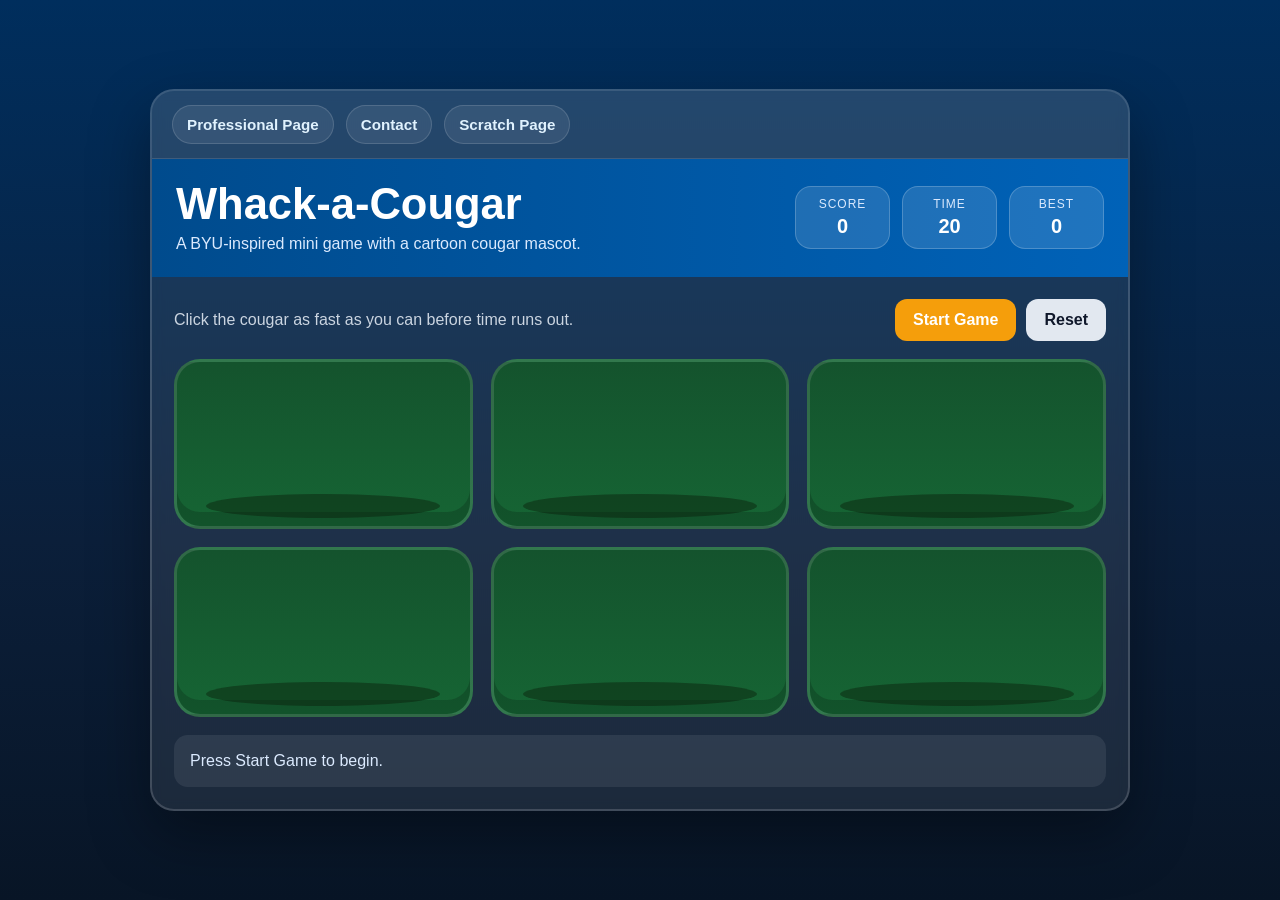
<file: fromscratch/aigame.html>
<!DOCTYPE html>
<html lang="en">
<head>
  <meta charset="UTF-8" />
  <meta name="viewport" content="width=device-width, initial-scale=1.0" />
  <title>Whack-a-Cougar</title>
  <style>
    * { box-sizing: border-box; }

    body {
      margin: 0;
      font-family: Arial, Helvetica, sans-serif;
      background: linear-gradient(180deg, #002e5d, #0b1f3a 60%, #081526);
      color: white;
      min-height: 100vh;
      padding: 24px;
      display: flex;
      justify-content: center;
      align-items: center;
    }

    .app {
      width: min(980px, 100%);
      background: rgba(255,255,255,0.08);
      border: 2px solid rgba(255,255,255,0.16);
      border-radius: 24px;
      overflow: hidden;
      box-shadow: 0 25px 60px rgba(0,0,0,0.35);
      backdrop-filter: blur(6px);
    }

    .top-nav {
      display: flex;
      gap: 12px;
      flex-wrap: wrap;
      align-items: center;
      padding: 14px 20px;
      background: rgba(255,255,255,0.06);
      border-bottom: 1px solid rgba(255,255,255,0.12);
    }

    .top-nav a {
      text-decoration: none;
      color: #e0f2fe;
      background: rgba(255,255,255,0.08);
      border: 1px solid rgba(255,255,255,0.14);
      padding: 10px 14px;
      border-radius: 999px;
      font-weight: 700;
      font-size: 0.95rem;
      transition: background 0.15s ease, transform 0.15s ease, color 0.15s ease;
    }

    .top-nav a:hover {
      background: rgba(255,255,255,0.18);
      color: white;
      transform: translateY(-1px);
    }

    .top-nav a:active {
      transform: translateY(1px);
    }

    .header {
      padding: 24px;
      background: linear-gradient(90deg, #004b8d, #0062b8);
      display: flex;
      justify-content: space-between;
      align-items: center;
      gap: 18px;
      flex-wrap: wrap;
    }

    .header h1 {
      margin: 0;
      font-size: clamp(1.9rem, 3.4vw, 3rem);
      line-height: 1;
    }

    .header p {
      margin: 8px 0 0;
      color: #dbeafe;
    }

    .stats {
      display: flex;
      gap: 12px;
      flex-wrap: wrap;
    }

    .stat {
      background: rgba(255,255,255,0.12);
      border: 1px solid rgba(255,255,255,0.2);
      border-radius: 16px;
      padding: 10px 14px;
      min-width: 95px;
      text-align: center;
    }

    .stat .label {
      display: block;
      font-size: 0.75rem;
      text-transform: uppercase;
      letter-spacing: 1px;
      color: #dbeafe;
      margin-bottom: 4px;
    }

    .stat .value {
      font-size: 1.25rem;
      font-weight: bold;
    }

    .main {
      padding: 22px;
    }

    .controls {
      display: flex;
      justify-content: space-between;
      align-items: center;
      gap: 12px;
      flex-wrap: wrap;
      margin-bottom: 18px;
    }

    .controls p {
      margin: 0;
      color: #cbd5e1;
    }

    .buttons {
      display: flex;
      gap: 10px;
      flex-wrap: wrap;
    }

    button {
      border: none;
      cursor: pointer;
      border-radius: 12px;
      padding: 12px 18px;
      font-size: 1rem;
      font-weight: bold;
      transition: transform 0.15s ease, opacity 0.15s ease;
    }

    button:hover {
      transform: translateY(-1px);
      opacity: 0.95;
    }

    button:active {
      transform: translateY(1px);
    }

    .start-btn {
      background: #f59e0b;
      color: white;
    }

    .reset-btn {
      background: #e2e8f0;
      color: #0f172a;
    }

    .board {
      display: grid;
      grid-template-columns: repeat(3, 1fr);
      gap: 18px;
      cursor: none;
      position: relative;
    }

    .hole,
    .mole {
      cursor: none;
    }

    .hole {
      background: linear-gradient(180deg, #14532d, #166534);
      border-radius: 26px;
      padding: 10px;
      border: 3px solid rgba(255,255,255,0.12);
      min-height: 170px;
      position: relative;
      overflow: hidden;
      box-shadow: inset 0 -14px 0 rgba(0,0,0,0.18);
    }

    .hole::after {
      content: "";
      position: absolute;
      left: 10%;
      right: 10%;
      bottom: 8px;
      height: 24px;
      background: rgba(10, 30, 10, 0.45);
      border-radius: 50%;
    }

    .mole {
      position: absolute;
      left: 50%;
      bottom: -130px;
      transform: translateX(-50%);
      width: 100px;
      height: 120px;
      transition: bottom 0.18s ease;
      user-select: none;
    }

    .hole.up .mole {
      bottom: 18px;
    }

    .mole .head {
      width: 92px;
      height: 82px;
      background: #c6925c;
      border: 3px solid #6b4a2c;
      border-radius: 46px;
      margin: 0 auto;
      position: relative;
      box-shadow: inset 0 -8px 0 rgba(0,0,0,0.08);
    }

    .mole .ear {
      position: absolute;
      width: 26px;
      height: 26px;
      background: #b67f4c;
      border: 3px solid #6b4a2c;
      border-radius: 50%;
      top: -10px;
    }

    .mole .ear.left { left: 10px; }
    .mole .ear.right { right: 10px; }

    .mole .inner-ear {
      position: absolute;
      width: 10px;
      height: 10px;
      background: #f5d0a9;
      border-radius: 50%;
      top: 6px;
      left: 5px;
    }

    .mole .eye {
      position: absolute;
      width: 9px;
      height: 12px;
      background: #111827;
      border-radius: 50%;
      top: 30px;
    }

    .mole .eye.left { left: 24px; }
    .mole .eye.right { right: 24px; }

    .mole .snout {
      position: absolute;
      width: 32px;
      height: 22px;
      background: #f3ddc5;
      border-radius: 14px;
      left: 50%;
      transform: translateX(-50%);
      bottom: 16px;
      border: 2px solid #8b5e34;
    }

    .mole .nose {
      position: absolute;
      width: 13px;
      height: 9px;
      background: #1f2937;
      border-radius: 50%;
      left: 50%;
      top: 4px;
      transform: translateX(-50%);
    }

    .mole .jersey {
      width: 72px;
      height: 38px;
      background: white;
      color: #003b75;
      border: 3px solid #6b4a2c;
      border-radius: 14px 14px 10px 10px;
      margin: -6px auto 0;
      text-align: center;
      line-height: 32px;
      font-weight: 900;
      font-size: 1.1rem;
    }

    .mole.hit {
      animation: bonk 0.18s linear;
    }

    @keyframes bonk {
      0% { transform: translateX(-50%) scale(1); }
      50% { transform: translateX(-50%) scale(0.88); }
      100% { transform: translateX(-50%) scale(1); }
    }

    .message {
      margin-top: 18px;
      padding: 14px 16px;
      border-radius: 14px;
      background: rgba(255,255,255,0.08);
      color: #dbeafe;
      min-height: 52px;
      display: flex;
      align-items: center;
    }

    .footer-note {
      margin-top: 12px;
      color: #94a3b8;
      font-size: 0.92rem;
    }

    .hammer-cursor {
      position: fixed;
      width: 84px;
      height: 84px;
      pointer-events: none;
      left: 0;
      top: 0;
      transform: translate(-20px, -10px) rotate(-18deg);
      transform-origin: 36px 20px;
      z-index: 9999;
      opacity: 0;
      transition: opacity 0.12s ease;
    }

    .hammer-cursor.show {
      opacity: 1;
    }

    .hammer-cursor.swing {
      animation: malletSwing 0.16s ease-out;
    }

    .mallet-head {
      position: absolute;
      left: 10px;
      top: 4px;
      width: 46px;
      height: 24px;
      background: linear-gradient(180deg, #f4b183, #d97706);
      border: 3px solid #7c2d12;
      border-radius: 10px;
      box-shadow: inset 0 -4px 0 rgba(0, 0, 0, 0.12);
    }

    .mallet-head::before {
      content: "";
      position: absolute;
      left: -8px;
      top: 3px;
      width: 8px;
      height: 14px;
      background: linear-gradient(180deg, #f7c59f, #ea580c);
      border: 3px solid #7c2d12;
      border-right: none;
      border-radius: 8px 0 0 8px;
    }

    .mallet-head::after {
      content: "";
      position: absolute;
      right: -8px;
      top: 3px;
      width: 8px;
      height: 14px;
      background: linear-gradient(180deg, #f7c59f, #ea580c);
      border: 3px solid #7c2d12;
      border-left: none;
      border-radius: 0 8px 8px 0;
    }

    .mallet-handle {
      position: absolute;
      left: 28px;
      top: 24px;
      width: 12px;
      height: 42px;
      background: linear-gradient(180deg, #d4a373, #8b5e34);
      border: 3px solid #6b4423;
      border-radius: 10px;
      box-shadow: inset -2px 0 0 rgba(255,255,255,0.18);
    }

    .mallet-handle::after {
      content: "";
      position: absolute;
      left: -2px;
      bottom: -6px;
      width: 12px;
      height: 10px;
      background: #6b4423;
      border-radius: 0 0 10px 10px;
    }

    @keyframes malletSwing {
      0% {
        transform: translate(-20px, -10px) rotate(-18deg);
      }
      45% {
        transform: translate(-12px, -2px) rotate(18deg);
      }
      100% {
        transform: translate(-20px, -10px) rotate(-18deg);
      }
    }

    @media (max-width: 780px) {
      .board {
        grid-template-columns: repeat(2, 1fr);
      }
    }

    @media (max-width: 520px) {
      .board {
        grid-template-columns: 1fr;
      }

      .hole {
        min-height: 150px;
      }

      .hammer-cursor {
        display: none;
      }

      .board,
      .hole,
      .mole {
        cursor: pointer;
      }
    }
  </style>
</head>
<body>
  <div class="app">
    <nav class="top-nav">
      <a href="../index.html">Professional Page</a>
      <a href="../contact.html">Contact</a>
      <a href="fromscratch.html">Scratch Page</a>
    </nav>

    <div class="header">
      <div>
        <h1>Whack-a-Cougar</h1>
        <p>A BYU-inspired mini game with a cartoon cougar mascot.</p>
      </div>

      <div class="stats">
        <div class="stat">
          <span class="label">Score</span>
          <span class="value" id="score">0</span>
        </div>
        <div class="stat">
          <span class="label">Time</span>
          <span class="value" id="time">20</span>
        </div>
        <div class="stat">
          <span class="label">Best</span>
          <span class="value" id="best">0</span>
        </div>
      </div>
    </div>

    <div class="main">
      <div class="controls">
        <p>Click the cougar as fast as you can before time runs out.</p>
        <div class="buttons">
          <button class="start-btn" id="startBtn">Start Game</button>
          <button class="reset-btn" id="resetBtn">Reset</button>
        </div>
      </div>

      <div class="board" id="board">
        <div class="hole">
          <div class="mole">
            <div class="head">
              <div class="ear left"><div class="inner-ear"></div></div>
              <div class="ear right"><div class="inner-ear"></div></div>
              <div class="eye left"></div>
              <div class="eye right"></div>
              <div class="snout"><div class="nose"></div></div>
            </div>
            <div class="jersey">Y</div>
          </div>
        </div>

        <div class="hole">
          <div class="mole">
            <div class="head">
              <div class="ear left"><div class="inner-ear"></div></div>
              <div class="ear right"><div class="inner-ear"></div></div>
              <div class="eye left"></div>
              <div class="eye right"></div>
              <div class="snout"><div class="nose"></div></div>
            </div>
            <div class="jersey">Y</div>
          </div>
        </div>

        <div class="hole">
          <div class="mole">
            <div class="head">
              <div class="ear left"><div class="inner-ear"></div></div>
              <div class="ear right"><div class="inner-ear"></div></div>
              <div class="eye left"></div>
              <div class="eye right"></div>
              <div class="snout"><div class="nose"></div></div>
            </div>
            <div class="jersey">Y</div>
          </div>
        </div>

        <div class="hole">
          <div class="mole">
            <div class="head">
              <div class="ear left"><div class="inner-ear"></div></div>
              <div class="ear right"><div class="inner-ear"></div></div>
              <div class="eye left"></div>
              <div class="eye right"></div>
              <div class="snout"><div class="nose"></div></div>
            </div>
            <div class="jersey">Y</div>
          </div>
        </div>

        <div class="hole">
          <div class="mole">
            <div class="head">
              <div class="ear left"><div class="inner-ear"></div></div>
              <div class="ear right"><div class="inner-ear"></div></div>
              <div class="eye left"></div>
              <div class="eye right"></div>
              <div class="snout"><div class="nose"></div></div>
            </div>
            <div class="jersey">Y</div>
          </div>
        </div>

        <div class="hole">
          <div class="mole">
            <div class="head">
              <div class="ear left"><div class="inner-ear"></div></div>
              <div class="ear right"><div class="inner-ear"></div></div>
              <div class="eye left"></div>
              <div class="eye right"></div>
              <div class="snout"><div class="nose"></div></div>
            </div>
            <div class="jersey">Y</div>
          </div>
        </div>
      </div>

      <div class="message" id="message">Press Start Game to begin.</div>
    </div>
  </div>

  <div class="hammer-cursor" id="hammerCursor" aria-hidden="true">
    <div class="mallet-head"></div>
    <div class="mallet-handle"></div>
  </div>

  <script>
    const holes = document.querySelectorAll(".hole");
    const moles = document.querySelectorAll(".mole");
    const scoreEl = document.getElementById("score");
    const timeEl = document.getElementById("time");
    const bestEl = document.getElementById("best");
    const messageEl = document.getElementById("message");
    const startBtn = document.getElementById("startBtn");
    const resetBtn = document.getElementById("resetBtn");
    const board = document.getElementById("board");
    const hammerCursor = document.getElementById("hammerCursor");

    let score = 0;
    let best = 0;
    let timeLeft = 20;
    let gameRunning = false;
    let gameTimer = null;
    let popTimer = null;

    function randomHole() {
      const index = Math.floor(Math.random() * holes.length);
      return holes[index];
    }

    function clearMoles() {
      holes.forEach(hole => hole.classList.remove("up"));
      moles.forEach(mole => mole.classList.remove("hit"));
    }

    function updateDisplay() {
      scoreEl.textContent = score;
      timeEl.textContent = timeLeft;
      bestEl.textContent = best;
    }

    function swingHammer() {
      hammerCursor.classList.remove("swing");
      void hammerCursor.offsetWidth;
      hammerCursor.classList.add("swing");
    }

    function peep() {
      if (!gameRunning) return;

      clearMoles();
      const hole = randomHole();
      hole.classList.add("up");

      const speed = Math.max(380, 950 - score * 18);

      popTimer = setTimeout(() => {
        hole.classList.remove("up");
        peep();
      }, speed);
    }

    function startGame() {
      clearTimeout(popTimer);
      clearInterval(gameTimer);
      clearMoles();

      score = 0;
      timeLeft = 20;
      gameRunning = true;
      updateDisplay();
      messageEl.textContent = "Go! Click the cougar as many times as you can.";

      peep();

      gameTimer = setInterval(() => {
        timeLeft--;
        updateDisplay();

        if (timeLeft <= 0) {
          endGame();
        }
      }, 1000);
    }

    function endGame() {
      gameRunning = false;
      clearTimeout(popTimer);
      clearInterval(gameTimer);
      clearMoles();

      if (score > best) {
        best = score;
      }

      updateDisplay();
      messageEl.textContent = `Time's up! Final score: ${score}. ${score >= 20 ? "Elite Cougar reflexes." : "Nice run — try again."}`;
    }

    moles.forEach(mole => {
      mole.addEventListener("click", () => {
        if (!gameRunning) return;
        if (!mole.parentElement.classList.contains("up")) return;

        score++;
        mole.classList.add("hit");
        mole.parentElement.classList.remove("up");
        swingHammer();
        updateDisplay();
      });
    });

    board.addEventListener("mouseenter", () => {
      hammerCursor.classList.add("show");
    });

    board.addEventListener("mouseleave", () => {
      hammerCursor.classList.remove("show");
    });

    board.addEventListener("mousemove", (e) => {
      hammerCursor.style.left = e.clientX + "px";
      hammerCursor.style.top = e.clientY + "px";
    });

    board.addEventListener("mousedown", () => {
      swingHammer();
    });

    startBtn.addEventListener("click", startGame);

    resetBtn.addEventListener("click", () => {
      gameRunning = false;
      score = 0;
      timeLeft = 20;
      clearTimeout(popTimer);
      clearInterval(gameTimer);
      clearMoles();
      updateDisplay();
      messageEl.textContent = "Game reset. Press Start Game to play again.";
    });

    updateDisplay();
  </script>
</body>
</html>
</file>
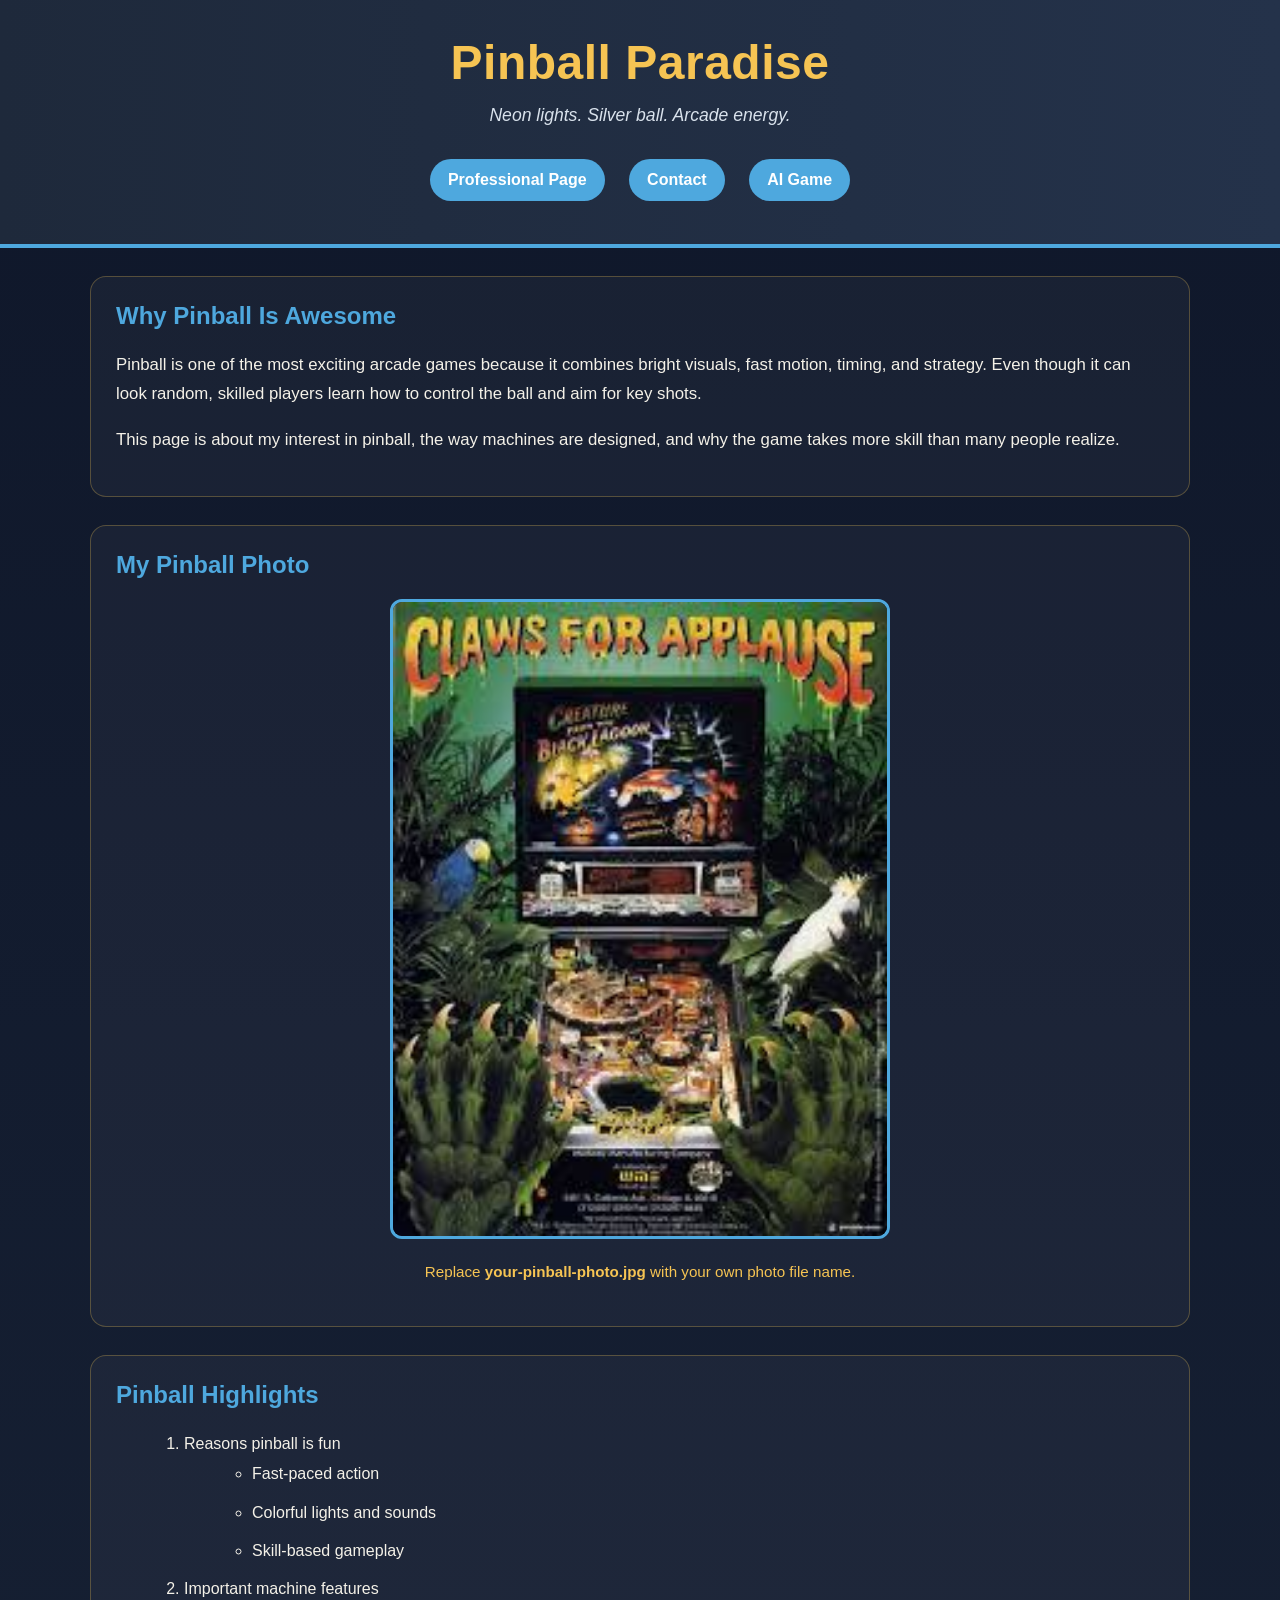
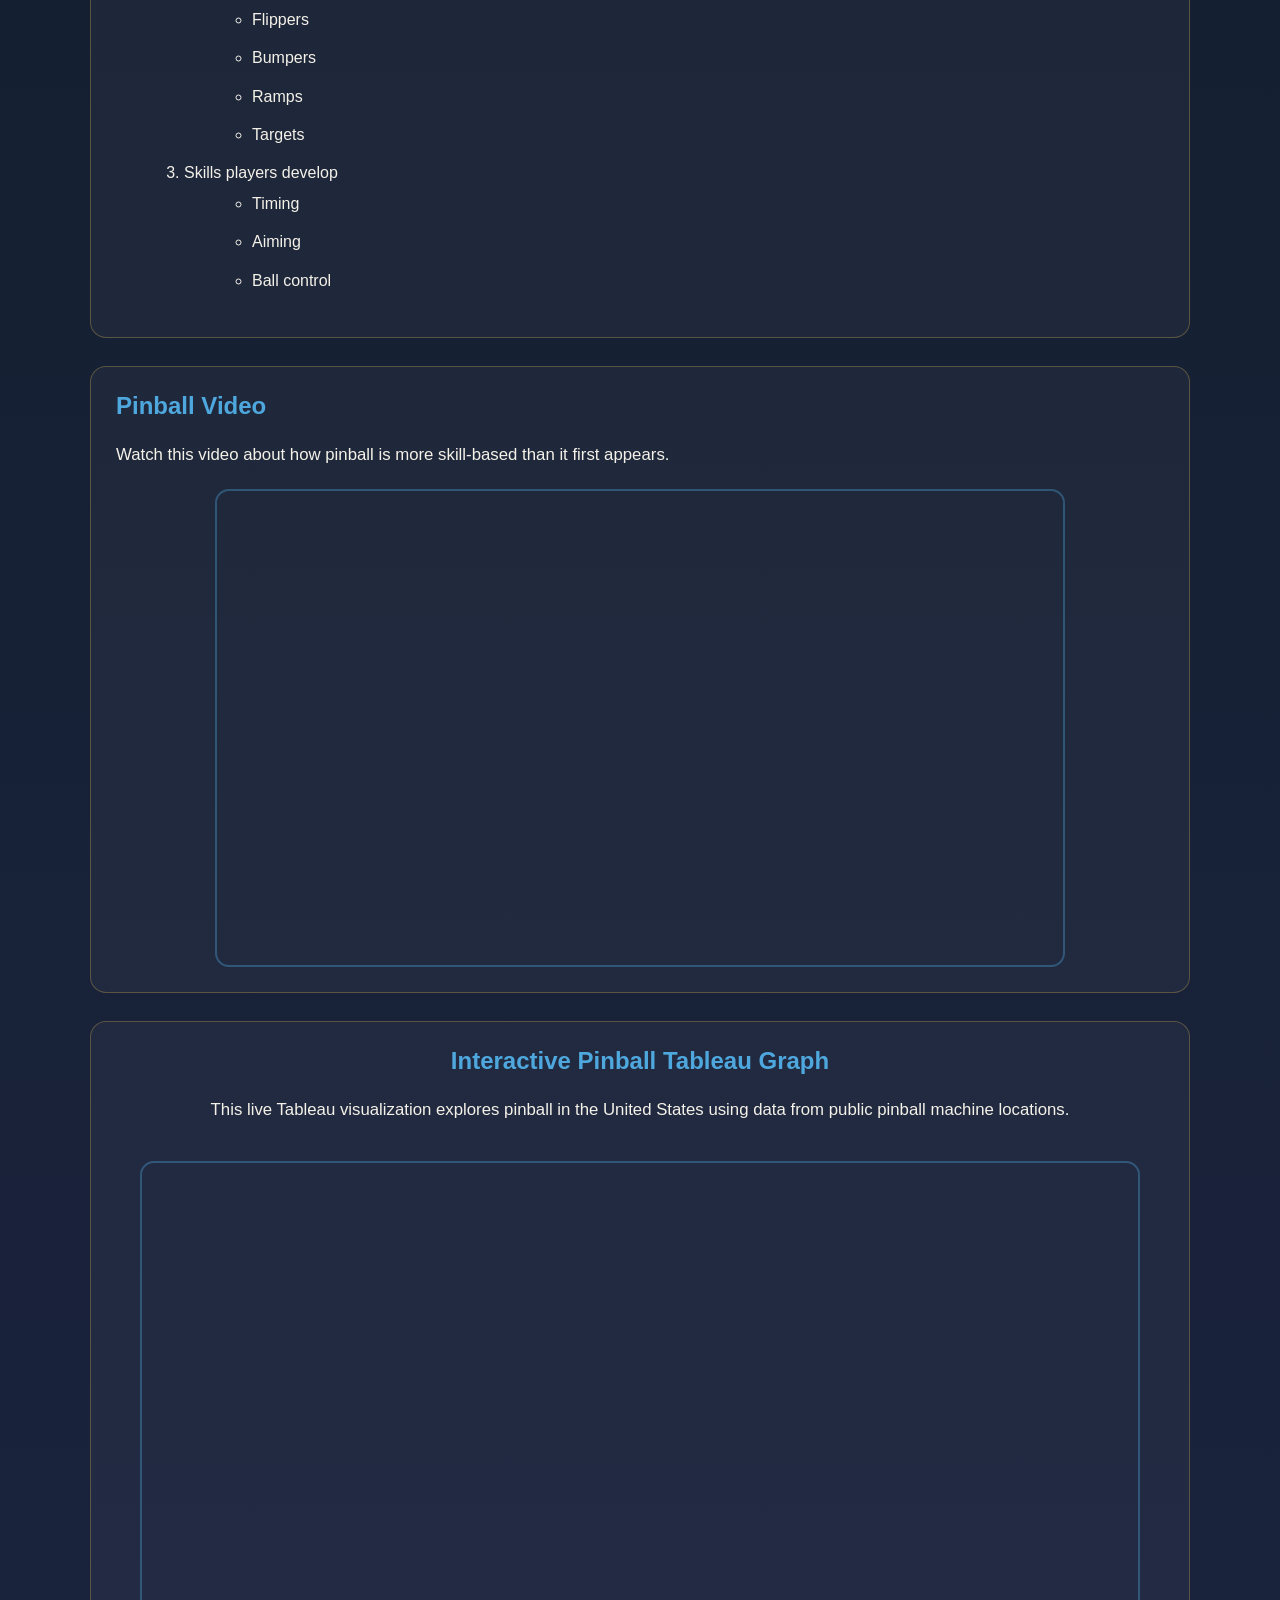
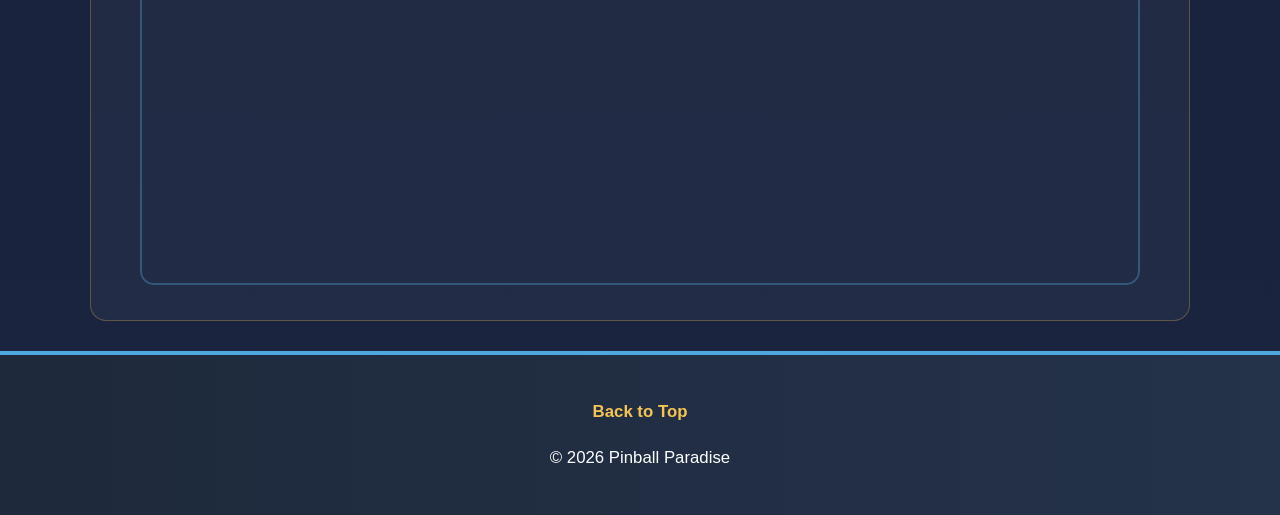
<file: fromscratch/fromscratch.html>
<!DOCTYPE html>
<html lang="en">
<head>
  <meta charset="UTF-8">
  <meta name="viewport" content="width=device-width, initial-scale=1.0">
  <title>Pinball Paradise</title>
  <link rel="stylesheet" href="./mystyle.css">
</head>
<body>

  <div id="top"></div>

  <div class="header">
    <h1>Pinball Paradise</h1>
    <p class="tagline">Neon lights. Silver ball. Arcade energy.</p>

    <div class="nav-box">
      <a href="../index.html">Professional Page</a>
      <a href="../contact.html">Contact</a>
      <a href="aigame.html">AI Game</a>
    </div>
  </div>

  <div class="content-box" id="about">
    <h2>Why Pinball Is Awesome</h2>
    <p>
      Pinball is one of the most exciting arcade games because it combines bright visuals,
      fast motion, timing, and strategy. Even though it can look random, skilled players
      learn how to control the ball and aim for key shots.
    </p>
    <p>
      This page is about my interest in pinball, the way machines are designed,
      and why the game takes more skill than many people realize.
    </p>
  </div>

  <div class="image-box">
    <h2>My Pinball Photo</h2>
    <img src="Creature.jpeg" alt="Pinball machine photo" width="500">
    <p class="note">
      Replace <strong>your-pinball-photo.jpg</strong> with your own photo file name.
    </p>
  </div>

  <div class="list-box" id="highlights">
    <h2>Pinball Highlights</h2>

    <ol>
      <li>
        Reasons pinball is fun
        <ul>
          <li>Fast-paced action</li>
          <li>Colorful lights and sounds</li>
          <li>Skill-based gameplay</li>
        </ul>
      </li>
      <li>
        Important machine features
        <ul>
          <li>Flippers</li>
          <li>Bumpers</li>
          <li>Ramps</li>
          <li>Targets</li>
        </ul>
      </li>
      <li>
        Skills players develop
        <ul>
          <li>Timing</li>
          <li>Aiming</li>
          <li>Ball control</li>
        </ul>
      </li>
    </ol>
  </div>

  <div class="video-box" id="video">
    <h2>Pinball Video</h2>
    <p>
      Watch this video about how pinball is more skill-based than it first appears.
    </p>

    <div class="video-wrapper">
      <iframe
        src="https://www.youtube.com/embed/T1zzyGhA4-g"
        title="Pinball isn't as random as it seems"
        allow="accelerometer; autoplay; clipboard-write; encrypted-media; gyroscope; picture-in-picture; web-share"
        allowfullscreen>
      </iframe>
    </div>
  </div>

  <div class="tableau-box" id="tableau">
    <h2>Interactive Pinball Tableau Graph</h2>
    <p>
      This live Tableau visualization explores pinball in the United States using data from public pinball machine locations.
    </p>

    <div class="tableau-shell">
      <div class="tableau-wrapper">
        <iframe
          src="https://public.tableau.com/views/WherearePinballMachinesmostcommonlyfound/Dashboard42?:showVizHome=no&:scroll=no"
          title="Where Are Pinball Machines Most Commonly Found"
          frameborder="0"
          scrolling="no"
          allowfullscreen>
        </iframe>
      </div>
    </div>
  </div>

  <div class="footer">
    <p><a href="#top">Back to Top</a></p>
    <p>&copy; 2026 Pinball Paradise</p>
  </div>

</body>
</html>
</file>
<file: fromscratch/mystyle.css>
* {
  box-sizing: border-box;
}

body {
  margin: 0;
  padding: 0;
  font-family: Arial, Helvetica, sans-serif;
  color: #f4f1e8;
  background: linear-gradient(to bottom, #0f172a, #162033, #1b2440);
}

.header {
  text-align: center;
  padding: 35px 20px;
  background: linear-gradient(to right, #1e293b, #24324a);
  border-bottom: 4px solid #4ea8de;
}

h1 {
  margin: 0;
  font-size: 3rem;
  color: #f6c453;
  font-family: "Trebuchet MS", Verdana, sans-serif;
  letter-spacing: 0.5px;
}

h2 {
  color: #4ea8de;
  font-family: "Trebuchet MS", Verdana, sans-serif;
  margin-top: 0;
}

.tagline {
  margin-top: 10px;
  font-style: italic;
  font-size: 1.1em;
  color: #d9e2ec;
}

.nav-box {
  margin-top: 20px;
}

.nav-box a {
  display: inline-block;
  margin: 8px 10px;
  padding: 12px 18px;
  text-decoration: none;
  color: white;
  font-weight: bold;
  border-radius: 999px;
  background: #4ea8de;
  transition: background 0.2s ease, transform 0.2s ease;
}

.nav-box a:hover {
  background: #3b92c5;
  transform: translateY(-2px);
}

.content-box,
.image-box,
.list-box,
.video-box,
.tableau-box {
  width: 88%;
  max-width: 1100px;
  margin: 28px auto;
  padding: 25px;
  background: rgba(255, 255, 255, 0.04);
  border: 1px solid rgba(244, 196, 83, 0.28);
  border-radius: 16px;
}

p {
  line-height: 1.75;
  font-size: 1.05em;
}

ol,
ul {
  margin-left: 28px;
  line-height: 1.9;
}

li {
  margin-bottom: 8px;
}

img {
  display: block;
  margin: 20px auto;
  max-width: 100%;
  height: auto;
  border: 3px solid #4ea8de;
  border-radius: 12px;
}

.note {
  text-align: center;
  color: #f6c453;
  font-size: 0.95em;
}

.video-wrapper {
  position: relative;
  width: 100%;
  max-width: 850px;
  margin: 20px auto 0 auto;
  aspect-ratio: 16 / 9;
  border-radius: 14px;
  overflow: hidden;
  border: 2px solid rgba(78, 168, 222, 0.35);
}

.video-wrapper iframe {
  display: block;
  width: 100%;
  height: 100%;
  border: none;
}

.tableau-box {
  text-align: center;
}

.tableau-shell {
  width: 100%;
  padding-bottom: 10px;
  display: flex;
  justify-content: center;
}

.tableau-wrapper {
  width: 100%;
  max-width: 1000px;
  margin: 20px 0 0 0;
  border-radius: 14px;
  overflow: hidden;
  border: 2px solid rgba(78, 168, 222, 0.35);
}

.tableau-wrapper iframe {
  display: block;
  width: 100%;
  height: 720px;
  border: none;
  background: transparent;
  box-sizing: border-box;
}

.footer {
  text-align: center;
  padding: 25px 20px;
  margin-top: 30px;
  background: linear-gradient(to right, #1e293b, #24324a);
  color: white;
  border-top: 4px solid #4ea8de;
}

.footer a {
  color: #f6c453;
  text-decoration: none;
  font-weight: bold;
}

.footer a:hover {
  text-decoration: underline;
  color: #4ea8de;
}

a {
  transition: all 0.25s ease;
}

@media (max-width: 768px) {
  h1 {
    font-size: 2.2em;
  }

  .nav-box a {
    display: block;
    width: fit-content;
    margin: 10px auto;
  }

  .content-box,
  .image-box,
  .list-box,
  .video-box,
  .tableau-box {
    width: 92%;
    padding: 18px;
  }

  .tableau-wrapper iframe {
    width: 100%;
    height: 520px;
    border: none;
    background: transparent;
    box-sizing: border-box;
  }
}
</file>
